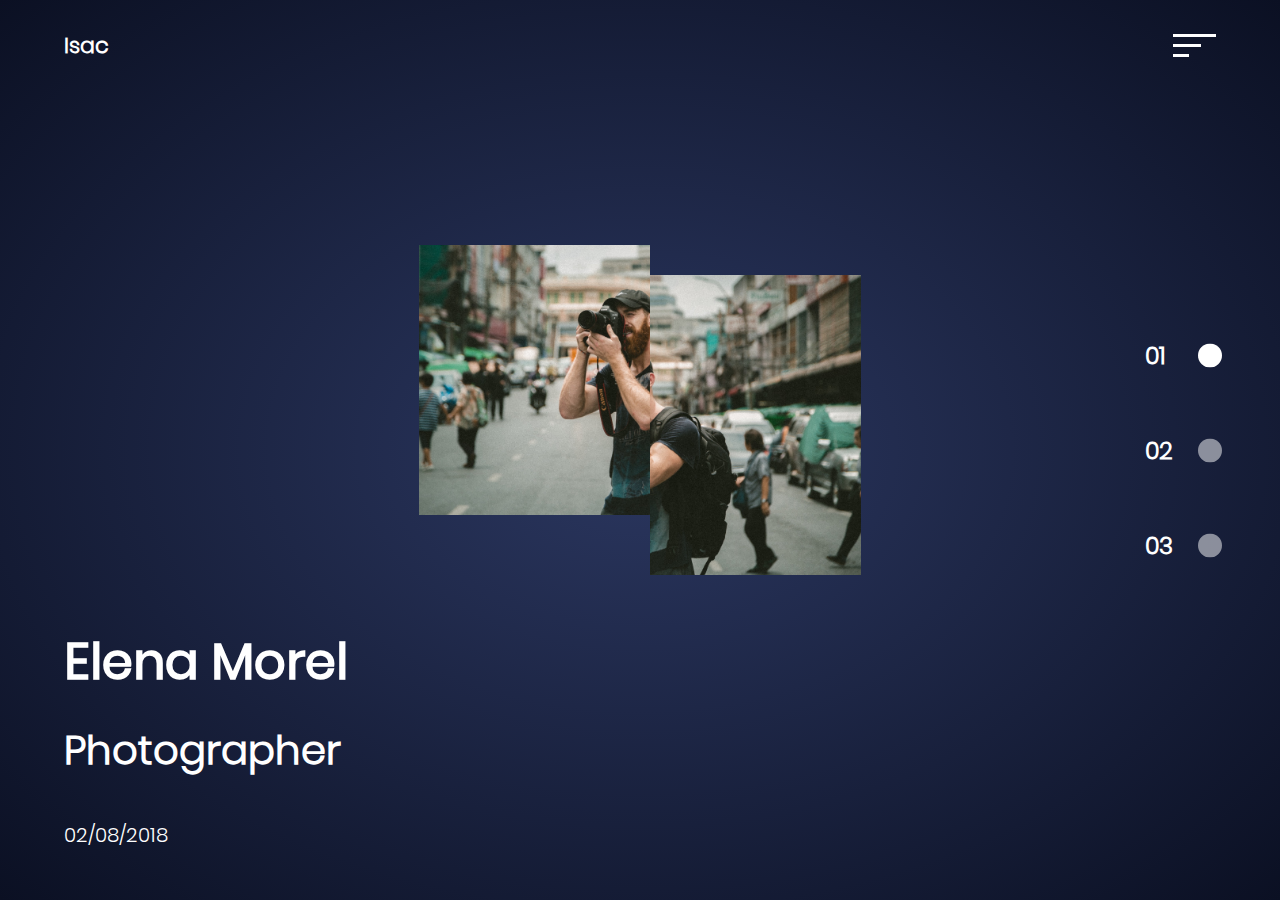
<file: index.html>
<!DOCTYPE html>
<html lang="en">
    <head>
        <meta charset="UTF-8">
        <meta name="viewport" content="width=device-width, initial-scale=1.0">
        <link href="https://fonts.googleapis.com/css2?family=Poppins:ital,wght@0,100;0,200;0,300;0,400;0,500;0,600;0,700;0,800;0,900;1,100;1,200;1,300;1,400;1,500;1,600;1,700;1,800;1,900&display=swap" rel="stylesheet">
        <link rel="stylesheet" href="style.css">
        <title>Title</title>
    </head>
    <body>
        <div class="portfolio">
            <header>
                <nav>
                    <h3 class="logo">Isac</h3>
                    <svg 
                        class="menu"
                        width="43"
                        height="23"
                        viewBox="0 0 43 23"
                        fill="none"
                        cmlns="http://www.w3.org/2000/svg"
                    >
                        <line y1="1.5 "x2="43" y2="1.5" stroke="white" stroke-width="3" />
                        <line y1="11.5" x2="28" y2="11.5" stroke="white" stroke-width="3" />
                        <line y1="21.5" x2="16" y2="21.5" stroke="white" stroke-width="3" />
                    </svg>
                    <div class="nav-open">
                        <div class="contact">
                            <h3>Contact</h3>
                            <p>1234-123-345</p>
                        </div>
                        <div class="social">
                            <!-- social media -->
                            <h3>Social Media</h3>
                            <ul class="social-links">
                                <li>d</li>
                                <li>d</li>
                                <li>d</li>
                            </ul>
                        </div>
                    </div>
                </nav>
                <main>
                    <section class="page photographer">
                        <div class="details">
                            <h1>Elena Morel</h1>
                            <h2>Photographer</h2>
                            <p>02/08/2018</p>
                        </div>
                        <div class="hero">
                            <a href="./photo.html">
                                <img class="model-left" src="./images/photographer1.jpg"  alt="">
                                <img class="model-right" src="./images/photographer2.jpg"  alt="">
                            </a>
                        </div>
                    </section>
                    <section class="page chef">
                        <div class="details">
                            <h1>Emma</h1>
                            <h2>chef</h2>
                            <p>02/08/2018</p>
                        </div>
                        <div class="hero">
                            <a href="./chef.html">
                                <img class="model-left" src="./images/chef1.jpg"  alt="">
                                <img class="model-right" src="./images/chef2.jpg"  alt="">
                            </a>
                        </div>
                    </section>
                    <section class="page hairstyle">
                        <div class="details">
                            <h1>lily</h1>
                            <h2>hairstyle</h2>
                            <p>02/08/2018</p>
                        </div>
                        <div class="hero">
                            <a href="./hairstyle">
                                <img class="model-left" src="./images/hair1.jpg" alt="">
                                <img class="model-right" src="./images/hair2.jpg"  alt="">
                            </a>
                        </div>
                    </section>
                    <div class="pages">
                        <div class="page-1">
                            <h3>01</h3>
                            <svg
                            class="slide active"
                                width="12"
                                height="12"
                                viewBox="0 0 12 12"
                                fill="none"
                                xmlns="http://www.w3.org/2000/svg"
                            >
                                <circle cx="6" cy="6" r="6" fill="white" />
                            </svg>
                        </div>
                        <div class="page-2">
                            <h3>02</h3>
                            <svg
                            class="slide"
                                width="12"
                                height="12"
                                viewBox="0 0 12 12"
                                fill="none"
                                xmlns="http://www.w3.org/2000/svg"
                            >
                                <circle cx="6" cy="6" r="6" fill="white" />
                            </svg>
                        </div>
                        <div class="page-3">
                            <h3>03</h3>
                            <svg
                                class="slide"
                                width="12"
                                height="12"
                                viewBox="0 0 12 12"
                                fill="none"
                                xmlns="http://www.w3.org/2000/svg"
                            >
                                <circle cx="6" cy="6" r="6" fill="white" />
                            </svg>
                        </div>
                    </div>
                </main>
            </header>
        </div>
        <script src="https://cdnjs.cloudflare.com/ajax/libs/gsap/3.3.3/gsap.min.js"></script>
        <script src="./index.js"></script>
    </body>
</html>
</file>
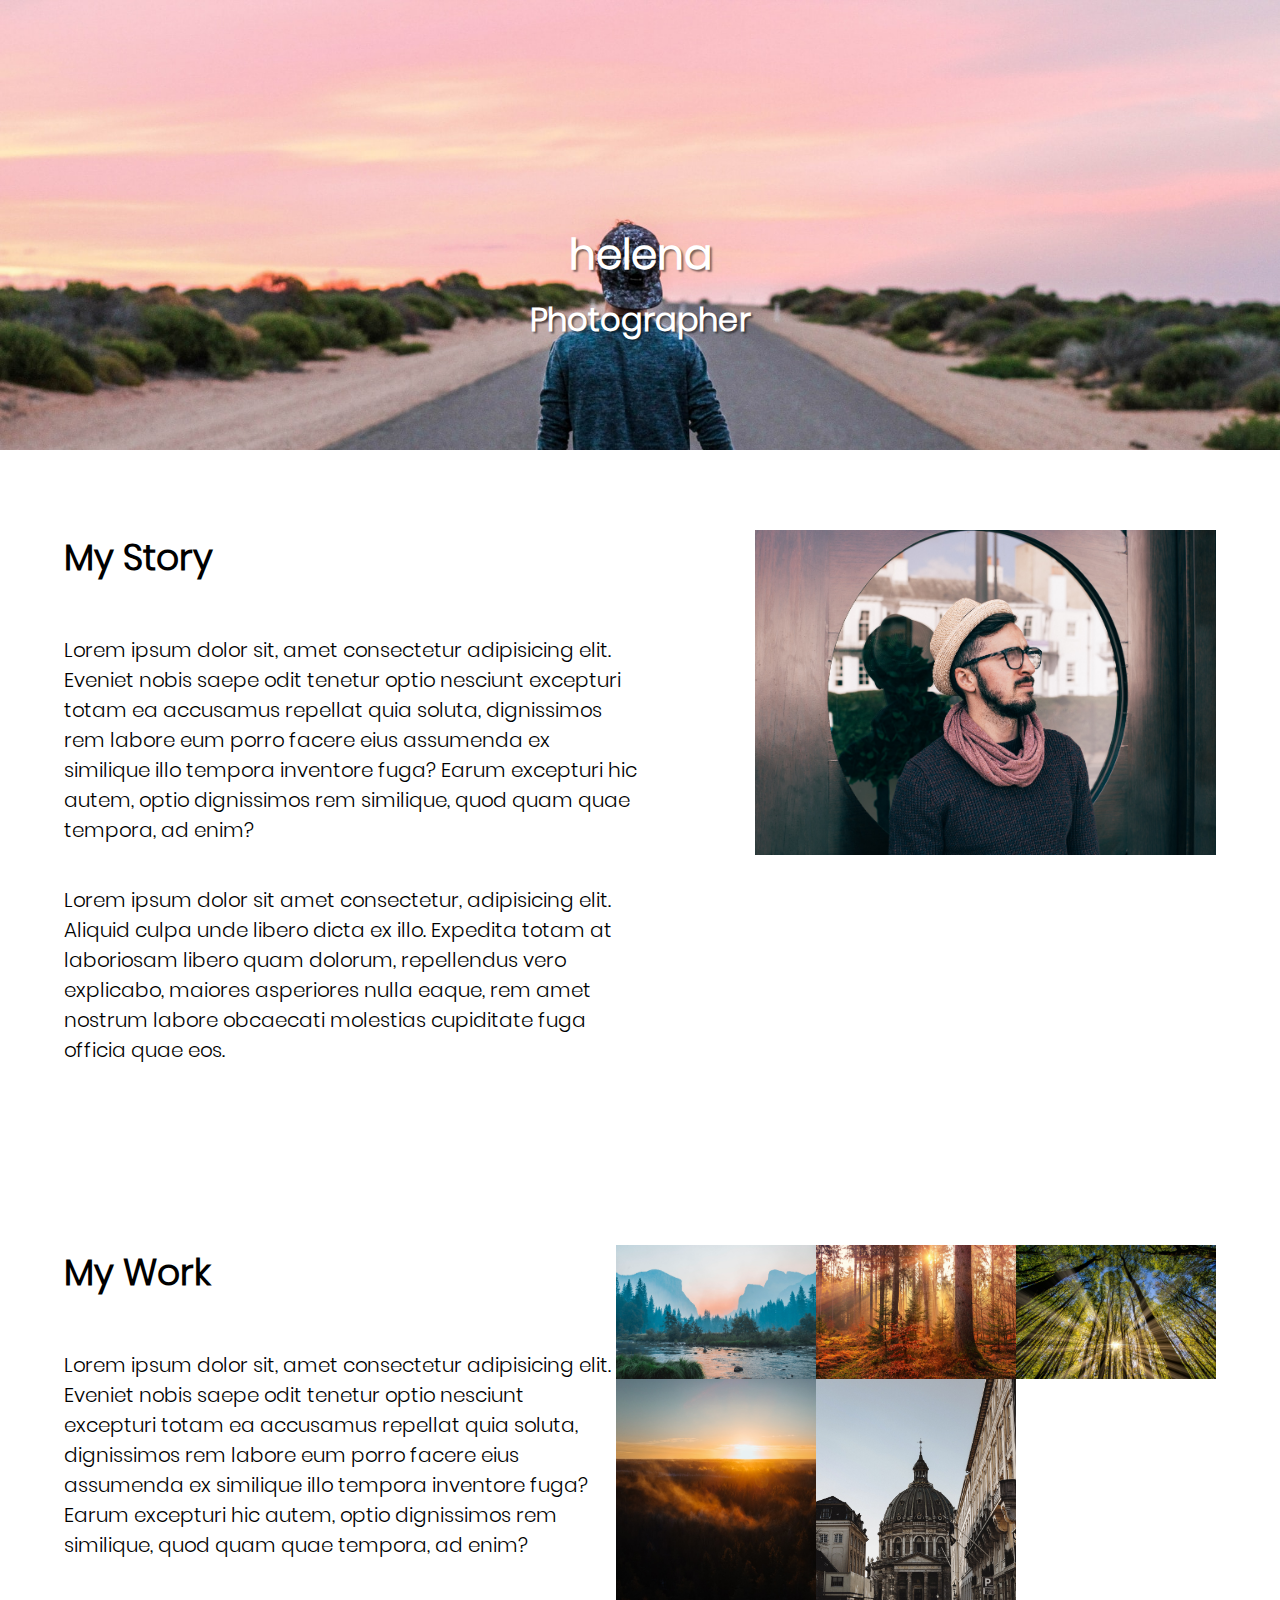
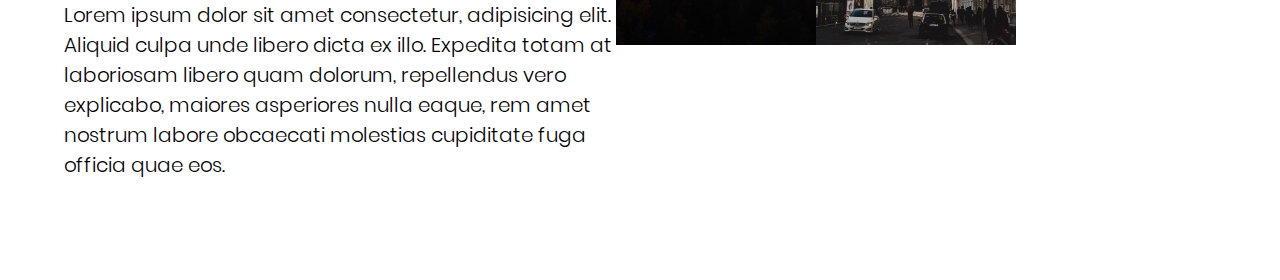
<file: chef.html>
<!DOCTYPE html>
<html lang="en">
<head>
    <meta charset="UTF-8">
    <meta name="viewport" content="width=device-width, initial-scale=1.0">
    <link rel="stylesheet" href="style.css">
    <title>Elena</title>
</head>
<body>
    <main>
        <div class="banner">
            <img src="./images/photographer-banner.jpeg" alt="">
            <div class="author">
                <h1>helena</h1>
                <h3>Photographer</h3>
            </div>
        </div>
        <div class="story">
            <div class="story-description">
                <h3>My Story</h3>
                <p>Lorem ipsum dolor sit, amet consectetur adipisicing elit. Eveniet nobis saepe odit tenetur optio nesciunt excepturi totam ea accusamus repellat quia soluta, dignissimos rem labore eum porro facere eius assumenda ex similique illo tempora inventore fuga? Earum excepturi hic autem, optio dignissimos rem similique, quod quam quae tempora, ad enim?</p>
                <p>Lorem ipsum dolor sit amet consectetur, adipisicing elit. Aliquid culpa unde libero dicta ex illo. Expedita totam at laboriosam libero quam dolorum, repellendus vero explicabo, maiores asperiores nulla eaque, rem amet nostrum labore obcaecati molestias cupiditate fuga officia quae eos.</p>
            </div>
            <div class="profile">
                <img src="./images/photo-profile.jpeg" alt="">
            </div>
        </div>
        <div class="my-work">
            <div class="work-description">
                <h3>My Work</h3>
                <p>Lorem ipsum dolor sit, amet consectetur adipisicing elit. Eveniet nobis saepe odit tenetur optio nesciunt excepturi totam ea accusamus repellat quia soluta, dignissimos rem labore eum porro facere eius assumenda ex similique illo tempora inventore fuga? Earum excepturi hic autem, optio dignissimos rem similique, quod quam quae tempora, ad enim?</p>
                <p>Lorem ipsum dolor sit amet consectetur, adipisicing elit. Aliquid culpa unde libero dicta ex illo. Expedita totam at laboriosam libero quam dolorum, repellendus vero explicabo, maiores asperiores nulla eaque, rem amet nostrum labore obcaecati molestias cupiditate fuga officia quae eos.</p>
            </div>
            <div class="work-gallery">
                <img src="./images/photo-gallery-1.jpeg" alt="">
                <img src="./images/photo-gallery-2.jpeg" alt="">
                <img src="./images/photo-gallery-3.jpeg" alt="">
                <img src="./images/photo-gallery-4.jpeg" alt="">
                <img src="./images/photo-gallery-5.jpeg" alt="">
            </div>
        </div>
    </main>
</body>
</html>
</file>
<file: style.css>
*, *::after, *::before{
    margin: 0px;
    padding: 0px;
    box-sizing: border-box;
}

@font-face{
    font-family: PopLight;
    src: url('./fonts/Poppins-Light.ttf');
}
@font-face {
    font-family: PopRegular;
    src: url('./fonts/Poppins-Regular.ttf');
}

body{
    font-family: PopLight;
}

.portfolio{
    color: white;
    background: radial-gradient(rgba(43, 55, 96, 1), rgba(11,16,35, 1));
}

nav{
    min-height: 10vh;
    width: 90%;
    margin: auto;
    display: flex;
    justify-content: space-between;
    align-items: center;
    padding: 20px 0px;
}


.logo{
    font-size: 22px;
    z-index: 2;
}

.page{
    min-height: 90vh;
    display: grid;
    grid-template-columns: 5% 1fr 1fr 1fr 5%;
}

.chef, .hairstyle{
    position: absolute;
    bottom: 0%;
    left: 0%;
    width: 100%;
    opacity: 0;
    pointer-events: none;
}

.hero a {
    display: flex;
}

.hero{
    overflow: hidden;
    height: 500px;
    align-self: center;
    justify-self: center;
    display: flex;
}

.hero img{
    height: 300px;
    transition: transform 0.3s ease-out;
    cursor: pointer;
}

.model-right{
    transform: translate(0%, 10%)
}

.model-left{
    transform: translate(0%, -10%)
}

.hero:hover .model-right{
    transform: translate(0%, 0%);
}

.hero:hover .model-left{
    transform: translate(0%, 0%);
}

.details{
    grid-column: 2/3;
    align-self: end;
}

.details h1{
    font-size: 50px;
    font-family: PopRegular;
}

.details h2{
    font-size: 40px;
    padding: 20px 0px;
}

.details p {
    font-size: 20px;
    padding: 20px 0px 50px 0px;
}

.pages {
    position: absolute;
    right: 5%;
    top: 50%;
    transform: translateY(-50%);
    /* grid-column: 4/5; */
}

.pages > div {
    display: flex;
    align-items: center;
    justify-content: space-between;
}

.pages h3{
    font-size: 24px;
    padding: 30px;
    color: white;
}

.pages svg{
    cursor: pointer;
    opacity: 0.5;
    transform: scale(2);
}

.pages svg:hover{
    animation: dot 0.5s ease-in-out infinite alternate; 
}

.pages svg.active {
    opacity: 1;
}

@keyframes dot {
    0%{
        transform: scale(2);
    }
    100%{
        transform: scale(3);
    }
}

.banner{
    height: 50vh;
    width: 100%;
    position: relative;
}

.banner img {
    height: 100%;
    width: 100%;
    object-fit: cover;
    object-position: top;
}

.author{
    position: absolute;
    top: 70%;
    left: 50%;
    transform: translate(-50%, -70%);
    color: white;
    text-align: center;
    text-shadow: 2px 2px 2px rgba(0, 0, 0, 0.5);
}

.author h1{
    font-size: 42px;;
}

.author h3{
    padding: 10px 0px;
    font-size: 32px;
}

.story, .my-work{
    display: flex;
    justify-content: space-between;
    width: 90%;
    margin: auto;
    padding: 80px 0px;
}

.story-description, .work-description{
    width: 50%;
}

.story-description h3, .work-description h3{
    font-size: 36px;
    padding-bottom: 30px;
}

.story-description p , .work-description p {
    padding: 20px 0px;
    font-size: 20px;
}

.work-gallery{
    display: grid;
    grid-template-columns: repeat(3, 200px);
    height: 400px;;
}

.work-gallery img{
    width: 100%;
    height: 100%;
    object-fit: cover;
}


.profile {
    width: 40%;
    /* height: 100%; */
}
.profile img{
    width: 100%;
}

@media (max-width: 1024px) {
    .page{
        grid-template-columns: 5% 1fr 5%;
        grid-template-rows: 2fr 1fr;
        align-items: center;
    }
    .hero{
        grid-column: 2/3;
        height: auto;
    }
    .hero img{
        height: 300px;
    }

    .details{
        grid-row: 2/3;
        grid-column: 2/3;
        text-align: center;
    }

    .details h1{
        font-size: 48px;
    }

    .details h2{
        font-size: 38px;
    }

    .story, .my-work{
        flex-direction: column;
    }

    .story-description, .work-description{
        width: 100%;
    }

    .work-gallery{
        display: grid;
        grid-template-columns: repeat(auto-fit, minmax(250px, 1fr));
    }

    .profile{
        padding-top: 30px;
        text-align: center;
    }
}

@media (max-width: 768px){

    .hero img{
        height: 200px;
    }
    .details h1{
        font-size: 38px;
    }
    .details h2{
        font-size: 28px;
    }
}

.nav-open{
    position: absolute;
    top: 0px;
    left: 0px;
    width: 100%;
    height: 50vh;
    background: white;
    z-index: 1;
    color: black;
    display: grid;
    grid-template-columns: 5% 1fr 1fr 5%;
    justify-items: center;
    align-items: center;
    text-align: center;
    transform: translateY(-100%);
}

.contact{
    grid-column: 2/3;
}
.nav-open h3{
    font-size: 28px;
    padding-bottom: 40px;
}
.nav-open p {
    font-size: 18px;
}

.social-links{
    padding: 0px 20px;
    text-decoration: none;
    list-style-type: none;
}
.menu {
    cursor: pointer;
    z-index: 2;
}
</file>
